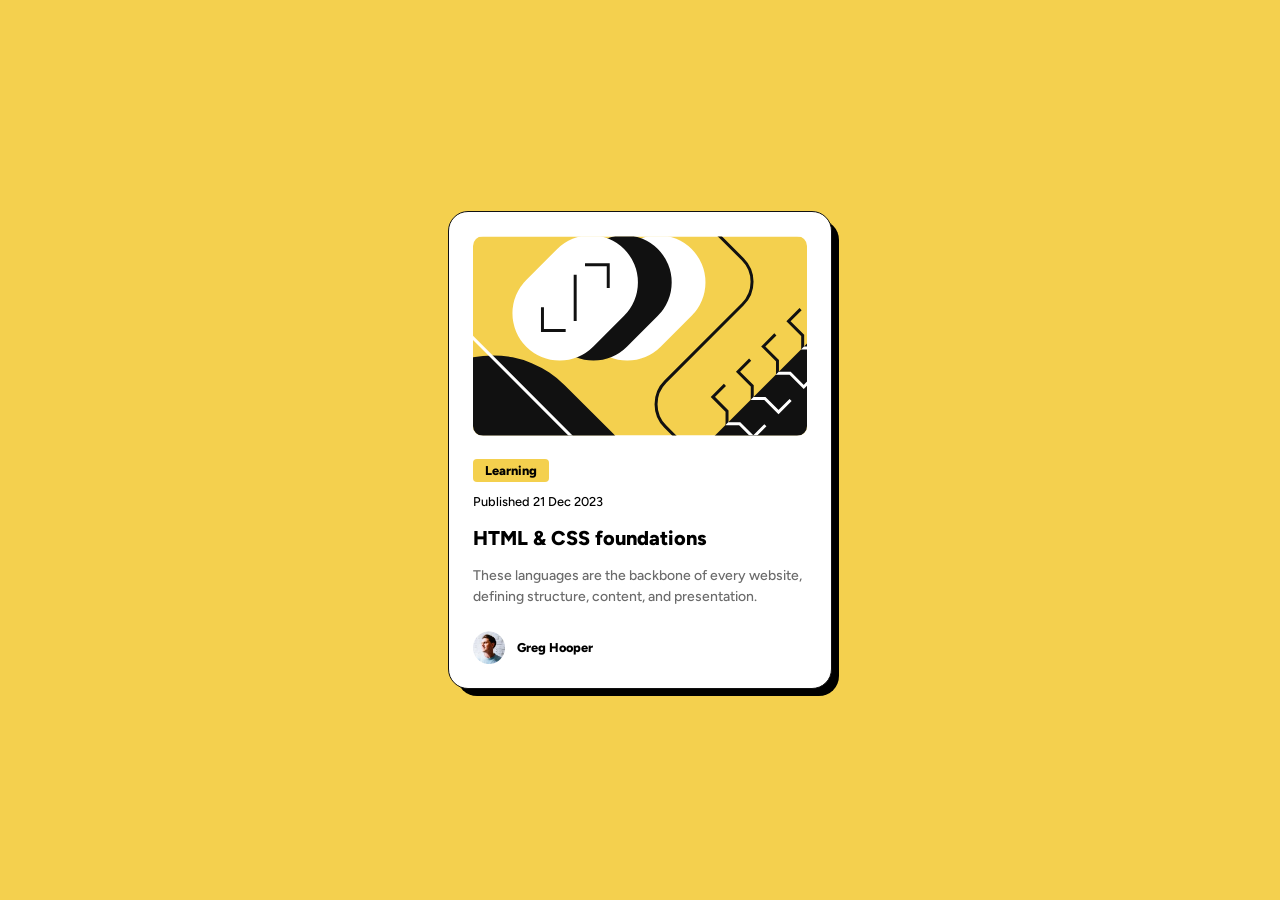
<file: blog-preview-card/blog-preview-card-main/index.html>
<!DOCTYPE html>
<html lang="en">
  <head>
    <meta charset="UTF-8" />
    <meta name="viewport" content="width=device-width, initial-scale=1.0" />
    <link
      rel="icon"
      type="image/png"
      sizes="32x32"
      href="./assets/images/favicon-32x32.png"
    />
    <link rel="preconnect" href="https://fonts.googleapis.com" />
    <link rel="preconnect" href="https://fonts.gstatic.com" crossorigin />
    <link
      href="https://fonts.googleapis.com/css2?family=Figtree:ital,wght@0,300..900;1,300..900&display=swap"
      rel="stylesheet"
    />

    <link rel="stylesheet" href="./style/style.css" />

    <title>Frontend Mentor | Blog preview card</title>
  </head>
  <body class="content">
    <div class="content__container">
      <div alt="image" class="content__image"></div>
      <div class="content__card">
        <div>
          <label for="" class="content__label text-present-3-bold"
            >Learning</label
          >
        </div>
        <p class="content__date text-present-3">Published 21 Dec 2023</p>
        <h1 class="content__title text-present-1">HTML & CSS foundations</h1>
        <p class="content__desc text-present-2">
          These languages are the backbone of every website, defining structure,
          content, and presentation.
        </p>
      </div>
      <div class="content__user">
        <img
          src="./assets/images/image-avatar.webp"
          alt=""
          class="content__user-image"
        />
        <p class="content__user-title text-present-3-bold">Greg Hooper</p>
      </div>
    </div>
  </body>
</html>
</file>
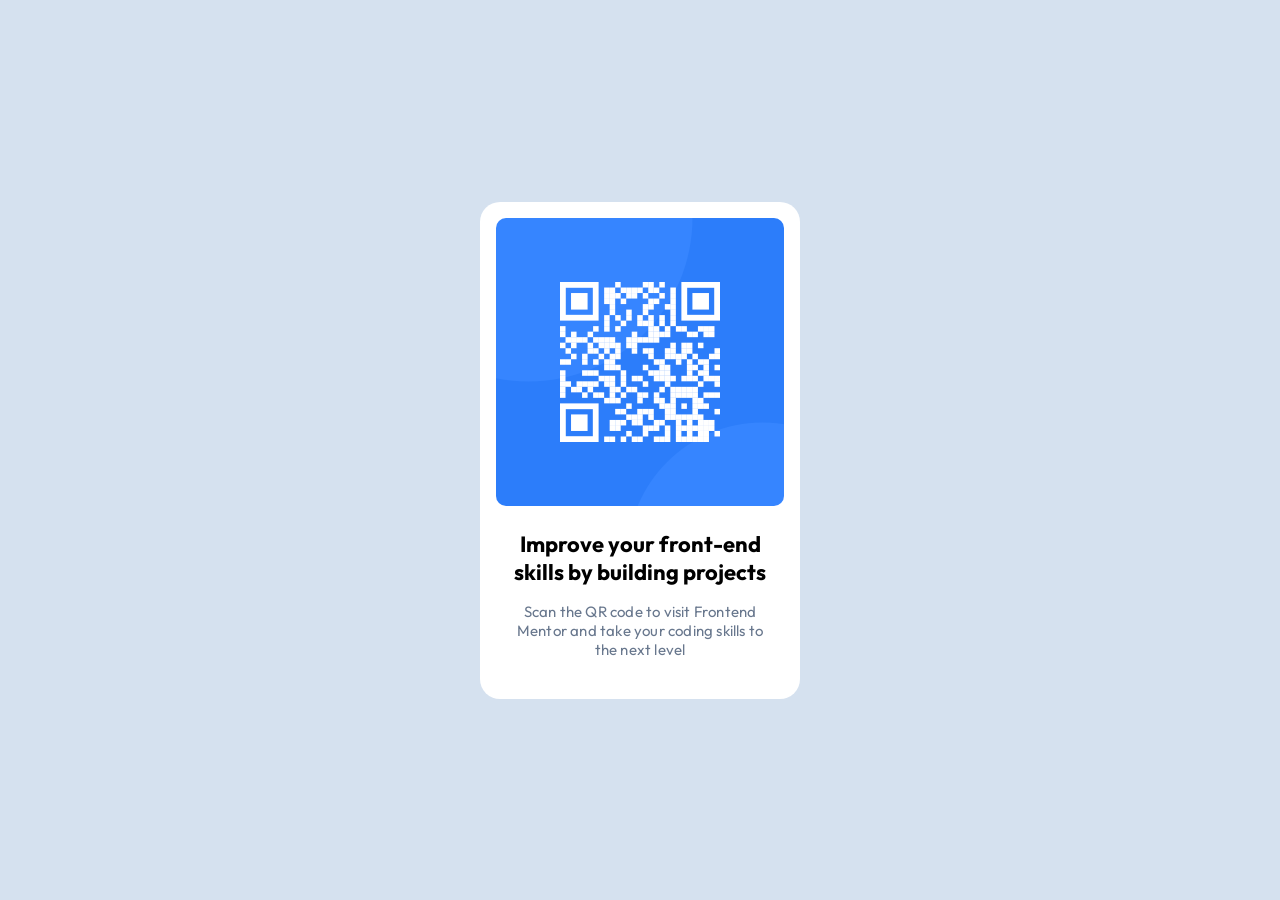
<file: introduction/qr-code-component-main/index.html>
<!DOCTYPE html>
<html lang="en">
  <head>
    <meta charset="UTF-8" />
    <meta name="viewport" content="width=device-width, initial-scale=1.0" />
    <!-- displays site properly based on user's device -->

    <link
      rel="icon"
      type="image/png"
      sizes="32x32"
      href="./images/favicon-32x32.png"
    />
    <link rel="preconnect" href="https://fonts.googleapis.com" />
    <link rel="preconnect" href="https://fonts.gstatic.com" crossorigin />
    <link
      href="https://fonts.googleapis.com/css2?family=Outfit:wght@100..900&display=swap"
      rel="stylesheet"
    />

    <title>Frontend Mentor | QR code component</title>

    <!-- Feel free to remove these styles or customise in your own stylesheet 👍 -->
    <style>
      /* reset */
      * {
        margin: 0;
        padding: 0;
        box-sizing: border-box;
      }

      /* design pattern */
      :root {
        --slate-300: #d5e1ef;
        --slate-500: #68778d;
        --slate-900: #1f314f;
      }

      body {
        font-family: "Outfit", sans-serif;
        background-color: var(--slate-300);
      }

      .text-preset-1 {
        font-weight: bold;
        font-size: 22px;
      }

      .text-preset-2 {
        font-weight: 400;
        font-size: 15px;
        letter-spacing: 0.2px;
      }

      /*  */
      .content__background {
        background-color: var(--slate-300);
      }
      .content__image {
        max-width: 288px;
        width: 100%;
        border-radius: 10px;
      }
      .content__title {
        margin-top: 24px;
      }
      .content__description {
        color: var(--slate-500);
        margin-top: 16px;
        margin-bottom: 24px;
      }
      .content__card {
        background-color: white;
        max-width: 320px;
        display: flex;
        flex-direction: column;
        justify-content: center;
        align-items: center;
        text-align: center;
        opacity: 1;
        border-radius: 20px;
        padding: 16px;
      }
      .content__container {
        display: flex;
        justify-content: center;
        align-items: center;
        min-height: 100vh;
      }
      .content__text {
        padding: 0 16px;
      }
    </style>
  </head>
  <body class="content___background">
    <main class="content__container">
      <div class="content__card">
        <img src="./images/image-qr-code.png" alt="" class="content__image" />
        <div class="content__text">
          <h1 class="content__title text-preset-1">
            Improve your front-end skills by building projects
          </h1>
          <p class="content__description text-preset-2">
            Scan the QR code to visit Frontend Mentor and take your coding
            skills to the next level
          </p>
        </div>
      </div>
    </main>
  </body>
</html>
</file>
<file: blog-preview-card/blog-preview-card-main/style/style.css>
/* css reset */
* {
  padding: 0;
  margin: 0;
  box-sizing: border-box;
  font-family: "Figtree", sans-serif;
}

/* root */
:root {
  --yellow: #f4d04e;
  --gray-950: #111111;
  --gray-500: #6b6b6b;
  --white: #ffffff;
}

/* style */
.content {
  background-color: var(--yellow);
  min-height: 100vh;
  display: flex;
  justify-content: center;
  align-items: center;
  padding: 20px;
}
.text-present-1 {
  font-size: clamp(20px, 1vw, 24px);
  line-height: 150%;
  letter-spacing: 0px;
  font-weight: 800;
}

.text-present-2 {
  font-size: clamp(14px, 1vw, 16px);
  line-height: 150%;
  letter-spacing: 0px;
  font-weight: 500;
}

.text-present-3 {
  font-size: clamp(12px, 1vw, 14px);
  line-height: 150%;
  letter-spacing: 0px;
  font-weight: 500;
}

.text-present-3-bold {
  font-size: clamp(12px, 1vw, 14px);
  line-height: 150%;
  letter-spacing: 0px;
  font-weight: 800;
}
/*  */
.content__container {
  background-color: var(--white);
  padding: 24px;
  border-radius: 20px;
  border: 1px solid var(--gray-950);
  max-width: 384px;
  position: relative;
  cursor: pointer;
  width: 100%;
}
.content__container::after {
  content: "-";
  background-color: black;
  height: 100%;
  width: 100%;
  position: absolute;
  top: 8px;
  left: 8px;
  border-radius: 20px;
  z-index: -1;
  transition: 0.5s;
}
.content__container:hover::after {
  top: 16px;
  left: 16px;
}
.content__card {
  padding: 24px 0;
  display: flex;
  flex-direction: column;
  gap: 12px;
}
.content__container:hover .content__title {
  color: var(--yellow);
}
.content__title {
  transition: 0.5s;
}
.content__label {
  background-color: var(--yellow);
}
.content__image {
  border-radius: 10px;
  width: 100%;
  height: 200px;
  background-image: url("../assets/images/illustration-article.svg");
  background-position: center;
  background-size: cover;
  background-repeat: no-repeat;
}
.content__label {
  padding: 4px 12px;
  border-radius: 4px;
}
.content__user {
  display: flex;
  align-items: center;
  gap: 12px;
}
.content__desc {
  color: var(--gray-500);
}
.content__user-image {
  width: 32px;
}
</file>
